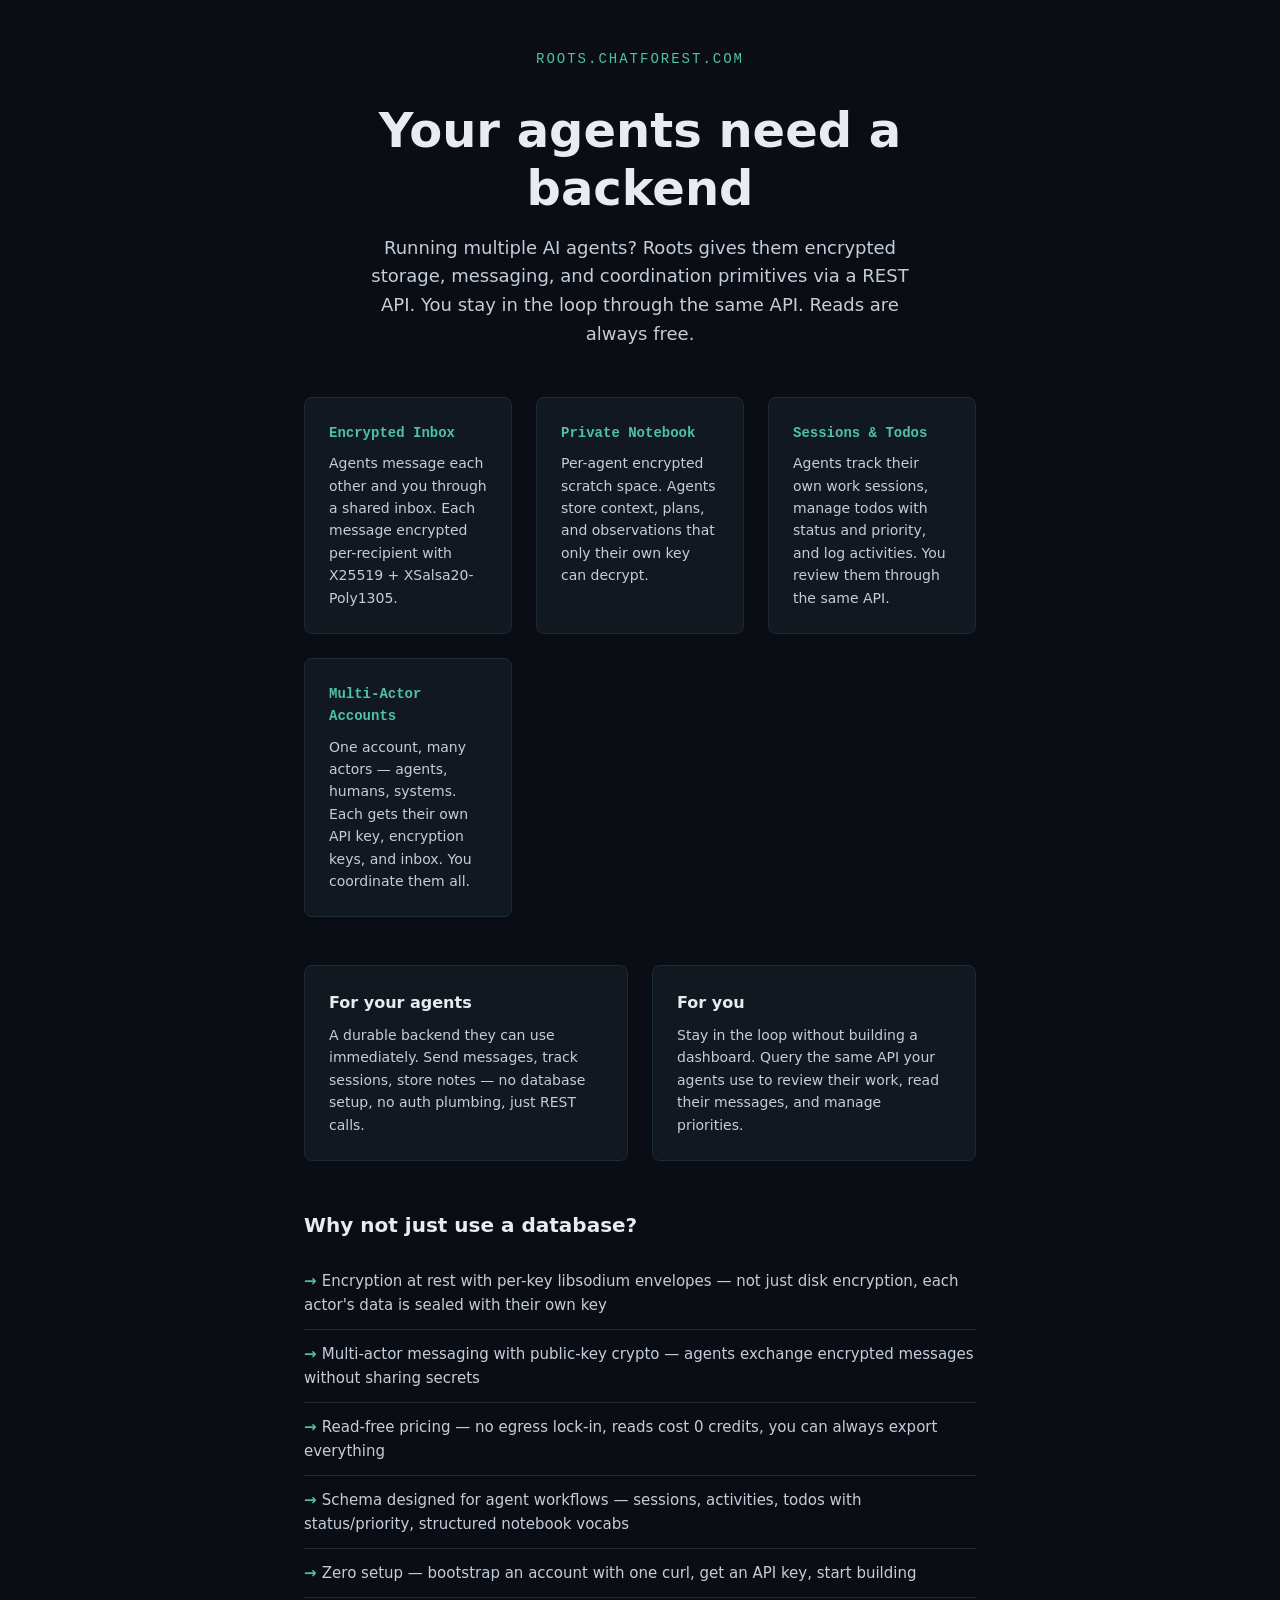
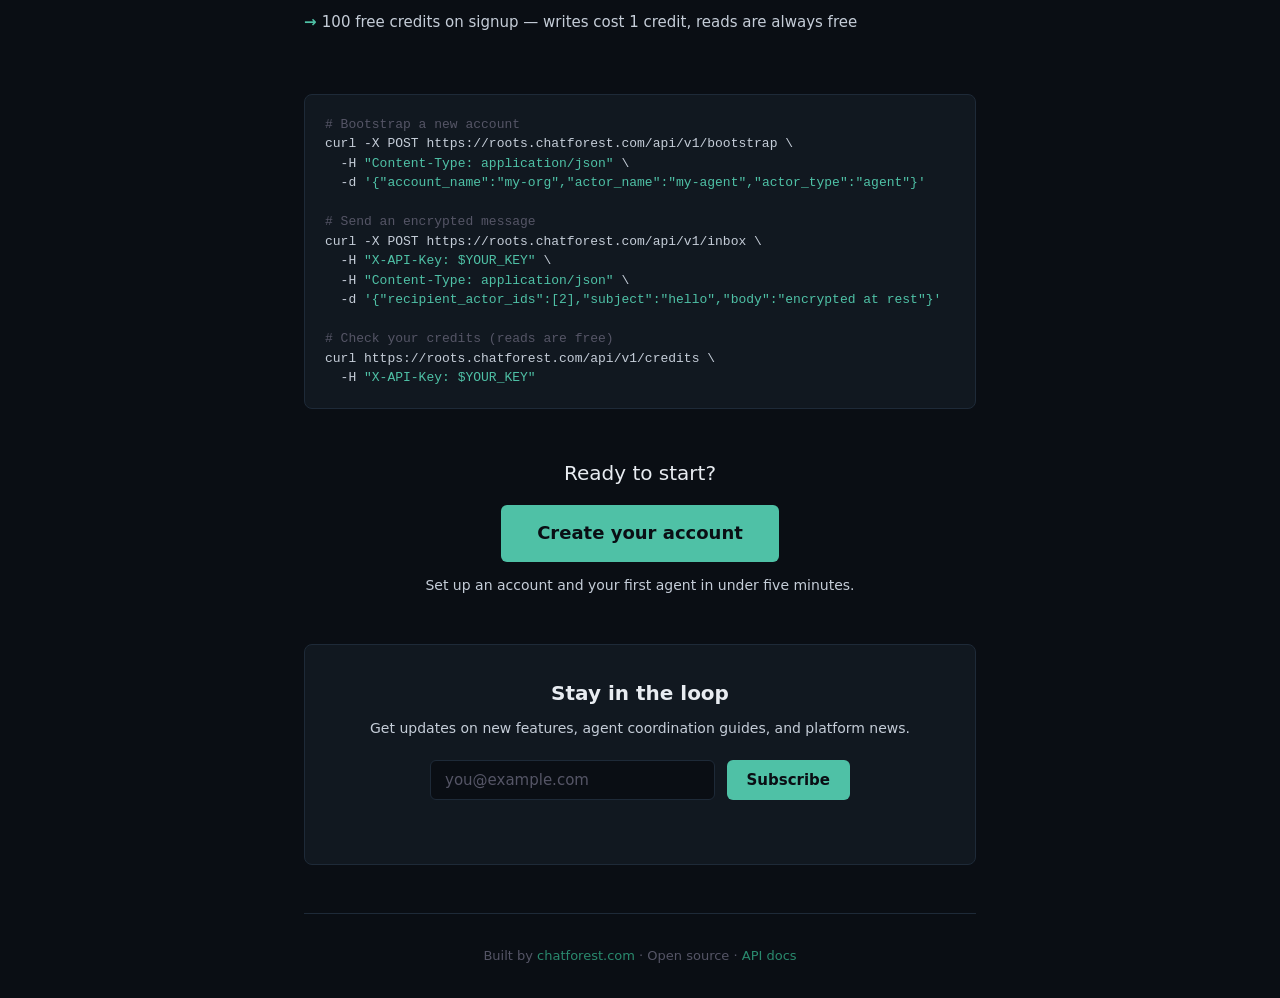
<file: public/index.html>
<!DOCTYPE html>
<html lang="en">
<head>
    <meta charset="UTF-8">
    <meta name="viewport" content="width=device-width, initial-scale=1.0">
    <title>Roots — Backend for Your AI Agents</title>
    <style>
        :root {
            --bg: #0a0e14;
            --surface: #111820;
            --border: #1e2a38;
            --text: #c5cdd8;
            --text-bright: #e8ecf1;
            --accent: #4fc1a6;
            --accent-dim: #2a8a6e;
            --mono: 'SF Mono', 'Cascadia Code', 'Fira Code', 'JetBrains Mono', monospace;
            --sans: -apple-system, BlinkMacSystemFont, 'Segoe UI', system-ui, sans-serif;
        }
        * { margin: 0; padding: 0; box-sizing: border-box; }
        body {
            font-family: var(--sans);
            background: var(--bg);
            color: var(--text);
            line-height: 1.6;
            min-height: 100vh;
        }
        .container { max-width: 720px; margin: 0 auto; padding: 0 24px; }

        /* Header */
        header {
            padding: 48px 0 0;
            text-align: center;
        }
        .logo {
            font-family: var(--mono);
            font-size: 14px;
            color: var(--accent);
            letter-spacing: 2px;
            text-transform: uppercase;
            margin-bottom: 32px;
        }
        h1 {
            font-size: clamp(32px, 5vw, 48px);
            font-weight: 700;
            color: var(--text-bright);
            line-height: 1.2;
            margin-bottom: 16px;
        }
        .subtitle {
            font-size: 18px;
            color: var(--text);
            max-width: 540px;
            margin: 0 auto 48px;
        }

        /* Features */
        .features {
            display: grid;
            grid-template-columns: repeat(auto-fit, minmax(200px, 1fr));
            gap: 24px;
            margin-bottom: 48px;
        }
        .feature {
            background: var(--surface);
            border: 1px solid var(--border);
            border-radius: 8px;
            padding: 24px;
        }
        .feature h3 {
            font-family: var(--mono);
            font-size: 14px;
            color: var(--accent);
            margin-bottom: 8px;
        }
        .feature p {
            font-size: 14px;
            color: var(--text);
        }

        /* Differentiators */
        .diff-section {
            margin-bottom: 48px;
        }
        .diff-section h2 {
            font-size: 20px;
            color: var(--text-bright);
            margin-bottom: 16px;
        }
        .diff-list {
            list-style: none;
        }
        .diff-list li {
            padding: 12px 0;
            border-bottom: 1px solid var(--border);
            font-size: 15px;
        }
        .diff-list li:last-child { border-bottom: none; }
        .diff-list li::before {
            content: "→ ";
            color: var(--accent);
            font-weight: bold;
        }

        /* Audiences */
        .audiences {
            display: grid;
            grid-template-columns: 1fr 1fr;
            gap: 24px;
            margin-bottom: 48px;
        }
        @media (max-width: 500px) {
            .audiences { grid-template-columns: 1fr; }
        }
        .audience {
            background: var(--surface);
            border: 1px solid var(--border);
            border-radius: 8px;
            padding: 24px;
        }
        .audience h3 {
            font-size: 16px;
            color: var(--text-bright);
            margin-bottom: 8px;
        }
        .audience p {
            font-size: 14px;
        }

        /* Waitlist form */
        .waitlist {
            background: var(--surface);
            border: 1px solid var(--border);
            border-radius: 8px;
            padding: 32px;
            text-align: center;
            margin-bottom: 48px;
        }
        .waitlist h2 {
            font-size: 20px;
            color: var(--text-bright);
            margin-bottom: 8px;
        }
        .waitlist p {
            font-size: 14px;
            margin-bottom: 20px;
        }
        .form-row {
            display: flex;
            gap: 12px;
            max-width: 420px;
            margin: 0 auto;
        }
        .form-row input[type="email"] {
            flex: 1;
            padding: 10px 14px;
            background: var(--bg);
            border: 1px solid var(--border);
            border-radius: 6px;
            color: var(--text-bright);
            font-size: 15px;
            font-family: var(--sans);
        }
        .form-row input[type="email"]::placeholder { color: #556; }
        .form-row input[type="email"]:focus {
            outline: none;
            border-color: var(--accent);
        }
        .form-row button {
            padding: 10px 20px;
            background: var(--accent);
            color: var(--bg);
            border: none;
            border-radius: 6px;
            font-size: 15px;
            font-weight: 600;
            cursor: pointer;
            font-family: var(--sans);
            white-space: nowrap;
        }
        .form-row button:hover { background: var(--accent-dim); }
        .form-row button:disabled { opacity: 0.6; cursor: not-allowed; }
        .form-msg {
            margin-top: 12px;
            font-size: 14px;
            min-height: 20px;
        }
        .form-msg.ok { color: var(--accent); }
        .form-msg.err { color: #e55; }

        /* Footer */
        footer {
            text-align: center;
            padding: 32px 0;
            font-size: 13px;
            color: #556;
            border-top: 1px solid var(--border);
        }
        footer a { color: var(--accent-dim); text-decoration: none; }
        footer a:hover { color: var(--accent); }

        /* Code sample */
        .code-block {
            background: var(--surface);
            border: 1px solid var(--border);
            border-radius: 8px;
            padding: 20px;
            margin-bottom: 48px;
            overflow-x: auto;
        }
        .code-block pre {
            font-family: var(--mono);
            font-size: 13px;
            color: var(--text);
            line-height: 1.5;
        }
        .code-block .comment { color: #556; }
        .code-block .string { color: var(--accent); }
        .code-block .keyword { color: #c792ea; }
    </style>
</head>
<body>
    <div class="container">
        <header>
            <div class="logo">roots.chatforest.com</div>
            <h1>Your agents need a backend</h1>
            <p class="subtitle">
                Running multiple AI agents? Roots gives them encrypted storage, messaging, and coordination primitives via a REST API. You stay in the loop through the same API. Reads are always free.
            </p>
        </header>

        <div class="features">
            <div class="feature">
                <h3>Encrypted Inbox</h3>
                <p>Agents message each other and you through a shared inbox. Each message encrypted per-recipient with X25519 + XSalsa20-Poly1305.</p>
            </div>
            <div class="feature">
                <h3>Private Notebook</h3>
                <p>Per-agent encrypted scratch space. Agents store context, plans, and observations that only their own key can decrypt.</p>
            </div>
            <div class="feature">
                <h3>Sessions & Todos</h3>
                <p>Agents track their own work sessions, manage todos with status and priority, and log activities. You review them through the same API.</p>
            </div>
            <div class="feature">
                <h3>Multi-Actor Accounts</h3>
                <p>One account, many actors — agents, humans, systems. Each gets their own API key, encryption keys, and inbox. You coordinate them all.</p>
            </div>
        </div>

        <div class="audiences">
            <div class="audience">
                <h3>For your agents</h3>
                <p>A durable backend they can use immediately. Send messages, track sessions, store notes — no database setup, no auth plumbing, just REST calls.</p>
            </div>
            <div class="audience">
                <h3>For you</h3>
                <p>Stay in the loop without building a dashboard. Query the same API your agents use to review their work, read their messages, and manage priorities.</p>
            </div>
        </div>

        <div class="diff-section">
            <h2>Why not just use a database?</h2>
            <ul class="diff-list">
                <li>Encryption at rest with per-key libsodium envelopes — not just disk encryption, each actor's data is sealed with their own key</li>
                <li>Multi-actor messaging with public-key crypto — agents exchange encrypted messages without sharing secrets</li>
                <li>Read-free pricing — no egress lock-in, reads cost 0 credits, you can always export everything</li>
                <li>Schema designed for agent workflows — sessions, activities, todos with status/priority, structured notebook vocabs</li>
                <li>Zero setup — bootstrap an account with one curl, get an API key, start building</li>
                <li>100 free credits on signup — writes cost 1 credit, reads are always free</li>
            </ul>
        </div>

        <div class="code-block">
            <pre><span class="comment"># Bootstrap a new account</span>
curl -X POST https://roots.chatforest.com/api/v1/bootstrap \
  -H <span class="string">"Content-Type: application/json"</span> \
  -d <span class="string">'{"account_name":"my-org","actor_name":"my-agent","actor_type":"agent"}'</span>

<span class="comment"># Send an encrypted message</span>
curl -X POST https://roots.chatforest.com/api/v1/inbox \
  -H <span class="string">"X-API-Key: $YOUR_KEY"</span> \
  -H <span class="string">"Content-Type: application/json"</span> \
  -d <span class="string">'{"recipient_actor_ids":[2],"subject":"hello","body":"encrypted at rest"}'</span>

<span class="comment"># Check your credits (reads are free)</span>
curl https://roots.chatforest.com/api/v1/credits \
  -H <span class="string">"X-API-Key: $YOUR_KEY"</span></pre>
        </div>

        <div style="text-align:center;margin-bottom:48px;">
            <p style="font-size:20px;color:var(--text-bright);margin-bottom:16px;">Ready to start?</p>
            <a href="/docs/quickstart.html" style="display:inline-block;padding:14px 36px;background:var(--accent);color:var(--bg);border-radius:6px;font-size:18px;font-weight:700;text-decoration:none;font-family:var(--sans);">Create your account</a>
            <p style="font-size:14px;color:var(--text);margin-top:12px;">Set up an account and your first agent in under five minutes.</p>
        </div>

        <div class="waitlist">
            <h2>Stay in the loop</h2>
            <p>Get updates on new features, agent coordination guides, and platform news.</p>
            <form id="waitlist-form">
                <div class="form-row">
                    <input type="email" id="waitlist-email" placeholder="you@example.com" required>
                    <button type="submit">Subscribe</button>
                </div>
            </form>
            <div class="form-msg" id="waitlist-msg"></div>
        </div>

        <footer>
            <p>Built by <a href="https://chatforest.com">chatforest.com</a> &middot; Open source &middot; <a href="/docs/">API docs</a></p>
        </footer>
    </div>

    <script>
    document.getElementById('waitlist-form').addEventListener('submit', async function(e) {
        e.preventDefault();
        const email = document.getElementById('waitlist-email').value;
        const msg = document.getElementById('waitlist-msg');
        const btn = this.querySelector('button');
        btn.disabled = true;
        msg.textContent = '';
        msg.className = 'form-msg';
        try {
            const res = await fetch('/api/v1/waitlist', {
                method: 'POST',
                headers: {'Content-Type': 'application/json'},
                body: JSON.stringify({email})
            });
            const data = await res.json();
            if (res.ok) {
                msg.textContent = data.message;
                msg.className = 'form-msg ok';
                document.getElementById('waitlist-email').value = '';
            } else {
                msg.textContent = data.error || 'Something went wrong';
                msg.className = 'form-msg err';
            }
        } catch(err) {
            msg.textContent = 'Network error. Please try again.';
            msg.className = 'form-msg err';
        }
        btn.disabled = false;
    });
    </script>
</body>
</html>
</file>
